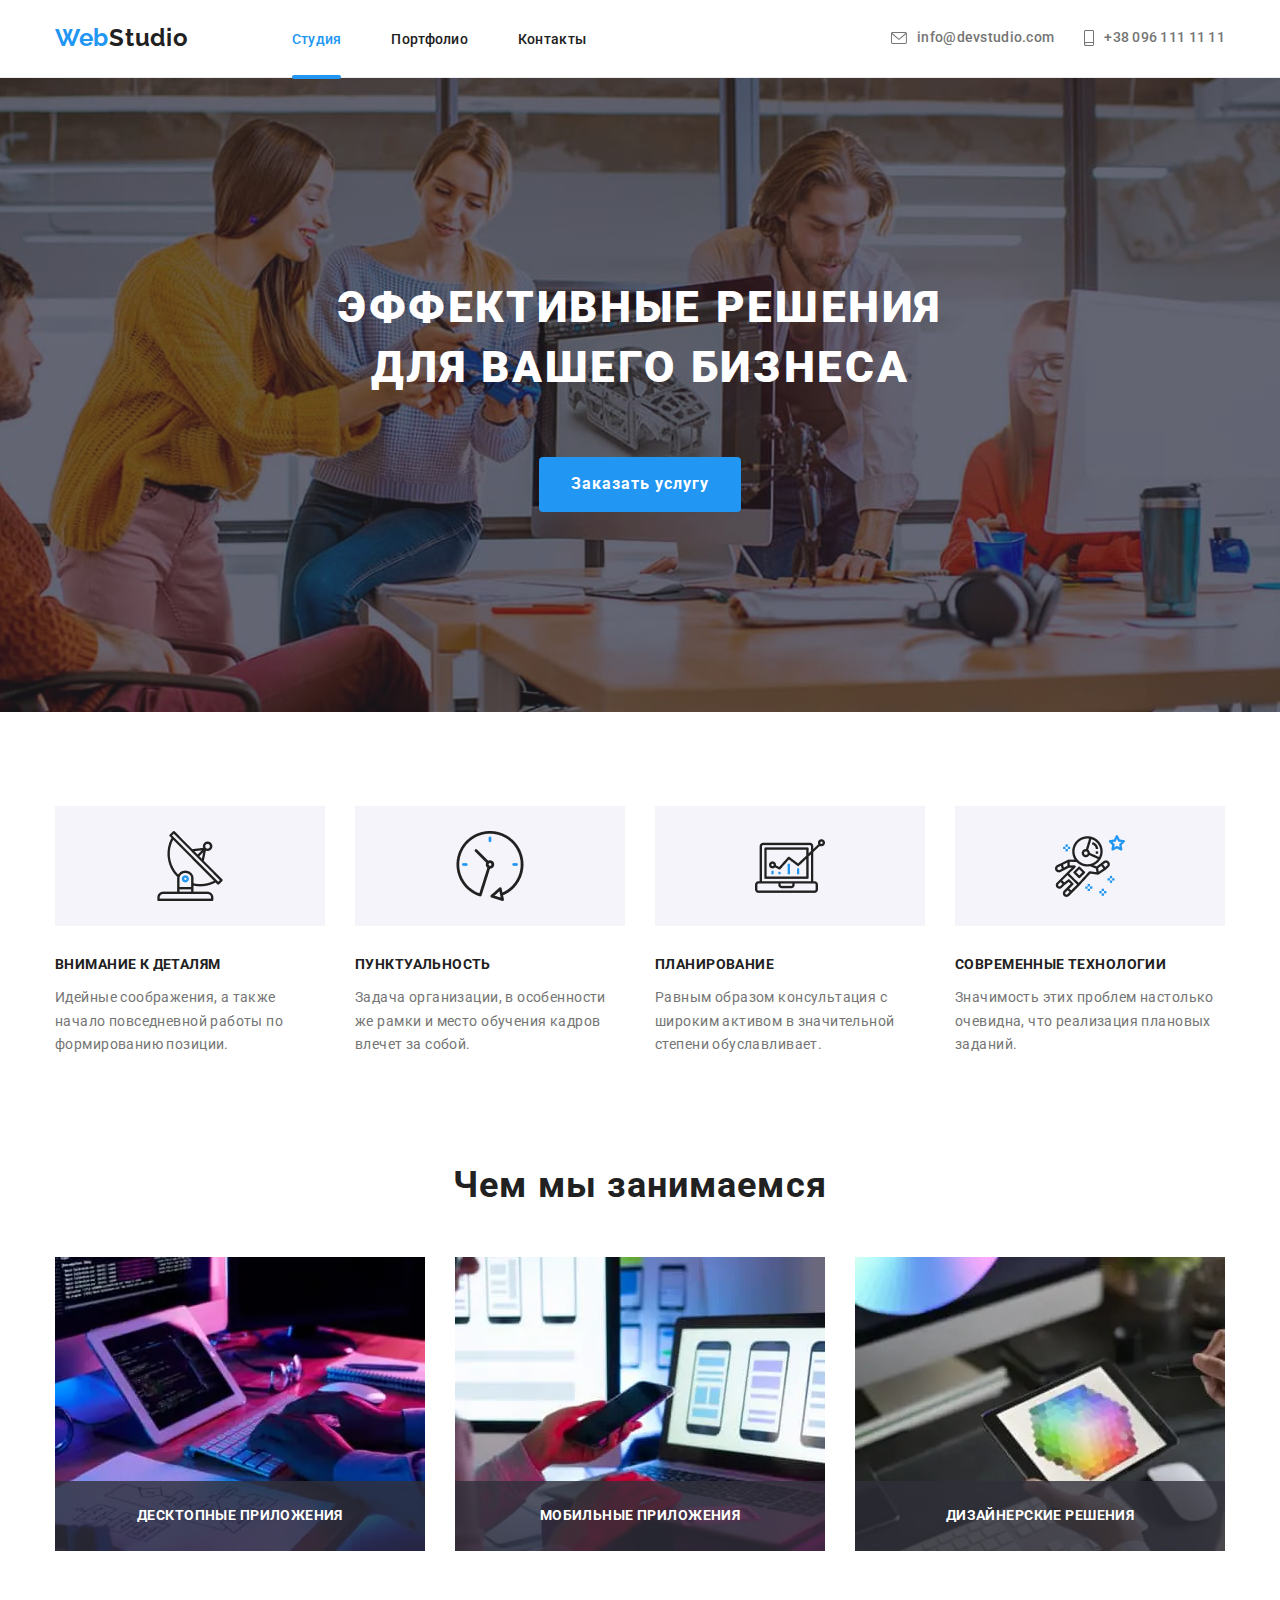
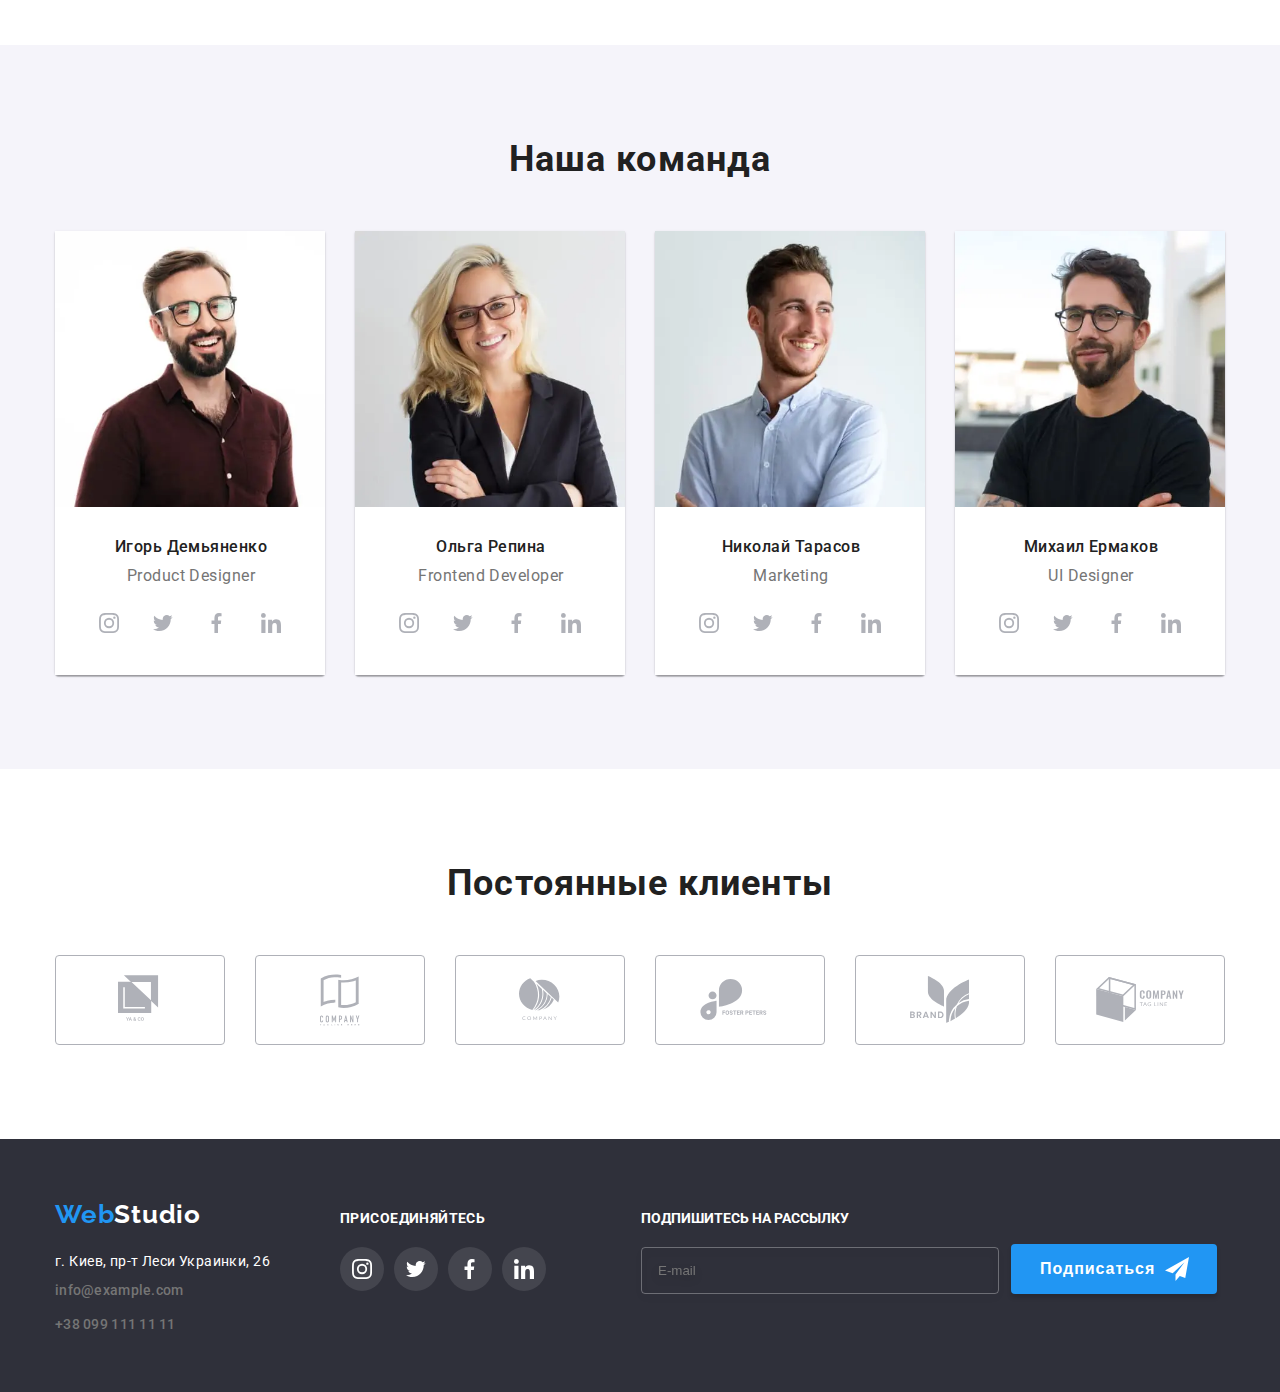
<file: index.html>
<!DOCTYPE html>
<html lang="ru">
  <head>
    <meta charset="UTF-8" />
    <meta name="viewport" content="width=device-width, initial-scale=1.0" />
    <title>Студия</title>
    <link href="https://fonts.googleapis.com/css2?family=Raleway:wght@700&family=Roboto:wght@400;500;700;900&display=swap"
      rel="stylesheet">
    <link rel="stylesheet" href="./css/main.min.css" />
  </head>

  <body class="page">
    <!--Шапка сайта-->
    <header>
      <div class="container navigation">
        <a href="./index.html" class="logo-header"><span class="web-header">Web</span>Studio</a>
        <button type="button" class="header__mobile-menu-button"  data-menu-button>
          <svg class="header__mobile-menu-icon" width="24" height="18" aria-label="Переключатель мобильного меню">
            <use class="icon-menu" href="./images/sprite.svg#icon-menu_24px"></use>
            <use class="icon-cross" href="./images/sprite.svg#icon-close_24px"></use>
          </svg>
        </button>
      <div class="header__mobile-menu" data-menu>
      <nav class="main-nav">
        <ul class="site-nav list">
          <li class="item "><a href="./index.html" class="link current active-page">Студия</a></li>
          <li class="item"><a href="./portfolio.html" class="link">Портфолио</a></li>
          <li class="item"><a href="#contacts" class="link">Контакты</a></li>
        </ul>
      </nav>
      <ul class="site-contacts head list">
        <li class="item envelope-item">
            <a href="mailto:info@devstudio.com" class="link envelope-link">
            <svg class="envelope-icon" width="16px" height="12px">
            <use href="./images/sprite.svg#icon-envelope"></use>
            </svg>info@devstudio.com</a>
        </li>
        <li class="item smartphone-item">
          <a href="tel:+380961111111" class="link smartphone-link">
            <svg class="smartphone-icon" width="10px" height="16px">
            <use href="./images/sprite.svg#icon-smartphone"></use>
            </svg>+38 096 111 11 11</a> 
        </li>
      </ul>
      </div>
  </div>
    </header>
    <!--Герой-->
    <main>
    <section class="hero">
      <div class="container">
      <h1 class="hero-title">
        Эффективные решения<br/>
        для вашего бизнеса
      </h1>
      <div class="hero-button">
      <button type="button" class="button-primary" data-modal-open>Заказать услугу</button>
    </div>
    </div>
    </section>
    <!--Преимущества-->
    <section>
      <div class="container">
      <ul class="advantages list">
        <li class="advantages__item icon-antenna">
          <h3 class="title">Внимание к деталям</h3>
          <p class="text">
            Идейные соображения, а также начало повседневной работы по
            формированию позиции.
          </p>
        </li>
        <li class="advantages__item icon-clock">
          <h3 class="title">Пунктуальность</h3>
          <p class="text">
            Задача организации, в особенности же рамки и место обучения кадров
            влечет за собой.
          </p>
        </li>
        <li class="advantages__item icon-diagram">
          <h3 class="title">Планирование</h3>
          <p class="text">
            Равным образом консультация с широким активом в значительной степени
            обуславливает.
          </p>
        </li>
        <li class="advantages__item icon-astronaut">
          <h3 class="title">Современные технологии</h3>
          <p class="text">
            Значимость этих проблем настолько очевидна, что реализация плановых
            заданий.
          </p>
        </li>
      </ul>
      </div>
    </section>
    <!--Чем мы занимаемся-->
    <section>
    <div class="container examples-container">
      <h2 class="section-title">Чем мы занимаемся</h2>
      <ul class="examples list">
        <li class="examples__item">
          <picture>
            <source srcset="./images/boxa.webp 1x, ./images/boxa@2x.webp 2x" type="image/webp"> 
          <img
            srcset="./images/boxa.jpg 1x, ./images/boxa@2x.jpg 2x"
            src="images/boxa.jpg"
            width="370"
            height="294"
            alt="Руки набирают код програмирования на клавиатуре"
          />
          </picture>
          <p class="examples__text">Десктопные приложения</p>
        </li>
        <li class="examples__item">
          <picture>
            <source srcset="./images/boxb.webp 1x, ./images/boxb@2x.webp 2x" type="image/webp">
          <img
            srcset="./images/boxb.jpg 1x, ./images/boxb@2x.jpg 2x"
            src="images/boxb.jpg"
            width="370"
            height="294"
            alt="Девушка держит телефон"
          />
          </picture>
          <p class="examples__text">Мобильные приложения</p>
        </li>
        <li class="examples__item">
          <picture>
            <source srcset="./images/boxc.webp 1x, ./images/boxc@2x.webp 2x" type="image/webp">
          <img
            srcset="./images/boxc.jpg 1x, ./images/boxc@2x.jpg 2x"
            src="images/boxc.jpg"
            width="370"
            height="294"
            alt="Работа с картинкой на планшете"
          />
          </picture>
          <p class="examples__text">Дизайнерские решения</p>
        </li>
      </ul>
      </div>
    </section>
    <!--Наша команда-->
    <section class="team">
      <div class="container section-team">
      <h2 class="section-title">Наша команда</h2>
      <ul class="team__list list">
        
        <li class="team__card">
          
          <picture>
            <source srcset="./images/team-card1(450).webp 1x, ./images/team-card1(450)@2x.webp 2x" type="image/webp">
          <img  
            srcset="./images/team-card1(450).jpg 1x, ./images/team-card1(450)@2x.jpg 2x"
            src="./images/team-card1(450).jpg"
            width="450"
            height="260"
            alt="Селфи мужчины в красной рубашке"
          />
          </picture>
        <div class="team__content">  
          <h3 class="team__title">Игорь Демьяненко</h3>
          <p class="team__text">Product Designer</p>
        </div>
        <ul class="list icon-list">
          <li class="icon-list__item">
            <a href="" class="link icon-link__item">
            <svg class="icon-link" width="20" height="20" >
            <use href="./images/sprite.svg#icon-Instagram"></use>
            </svg>
            </a>
          </li>
          <li class="icon-list__item">
            <a href="" class="icon-link__item">
            <svg class="icon-link" width="20" height="20" >
            <use href="./images/sprite.svg#icon-Twitter"></use>
            </svg>
            </a>
          </li>
          <li class="icon-list__item">
            <a href="" class="icon-link__item">
            <svg class="icon-link" width="20" height="20" >
            <use href="./images/sprite.svg#icon-Facebook"></use>
            </svg> 
            </a>
          </li>
          <li class="icon-list__item">
            <a href="" class="icon-link__item">
            <svg class="icon-link" width="20" height="20">
            <use href="./images/sprite.svg#icon-Link"></use>
            </svg> 
            </a>
          </li>
        </ul>
        </li>
        <li class="team__card">
          <picture>
            <source srcset="./images/team-card2(450).webp 1x, ./images/team-card2(450)@2x.webp 2x" type="image/webp">
            <img
              srcset="./images/team-card2(450).jpg 1x, ./images/team-card2(450)@2x.jpg 2x"
              src="./images/team-card2(450).jpg"
              width="450"
              height="260"
              alt="Селфи девушки блондинки в очках"
            />
          </picture>
        <div class="team__content">
            <h3 class="team__title">Ольга Репина</h3>
            <p class="team__text">Frontend Developer</p>
        </div>
        <ul class="list icon-list">
          <li class="icon-list__item">
            <a href="" class="link icon-link__item">
              <svg class="icon-link" width="20" height="20">
                <use href="./images/sprite.svg#icon-Instagram"></use>
              </svg>
            </a>
          </li>
          <li class="icon-list__item">
            <a href="" class="icon-link__item">
              <svg class="icon-link" width="20" height="20">
                <use href="./images/sprite.svg#icon-Twitter"></use>
              </svg>
            </a>
          </li>
          <li class="icon-list__item">
            <a href="" class="icon-link__item">
              <svg class="icon-link" width="20" height="20">
                <use href="./images/sprite.svg#icon-Facebook"></use>
              </svg>
            </a>
          </li>
          <li class="icon-list__item">
            <a href="" class="icon-link__item">
              <svg class="icon-link" width="20" height="20">
                <use href="./images/sprite.svg#icon-Link"></use>
              </svg>
            </a>
          </li>
        </ul>
        </li>
        <li class="team__card">
          <picture>
            <source srcset="./images/team-card3(450).webp 1x, ./images/team-card3(450)@2x.webp 2x" type="image/webp">
          <img
              srcset="./images/team-card3(450).jpg 1x, ./images/team-card3(450)@2x.jpg 2x"
            src="images/team-card3(450).jpg"
            width="450"
            height="260"
            alt="Селфи мужчины в белой рубашке"
          />
          </picture>
        <div class="team__content"> 
          <h3 class="team__title">Николай Тарасов</h3>
          <p class="team__text">Marketing</p>
        </div>
        <ul class="list icon-list">
          <li class="icon-list__item">
            <a href="" class="link icon-link__item">
              <svg class="icon-link" width="20" height="20">
                <use href="./images/sprite.svg#icon-Instagram"></use>
              </svg>
            </a>
          </li>
          <li class="icon-list__item">
            <a href="" class="icon-link__item">
              <svg class="icon-link" width="20" height="20">
                <use href="./images/sprite.svg#icon-Twitter"></use>
              </svg>
            </a>
          </li>
          <li class="icon-list__item">
            <a href="" class="icon-link__item">
              <svg class="icon-link" width="20" height="20">
                <use href="./images/sprite.svg#icon-Facebook"></use>
              </svg>
            </a>
          </li>
          <li class="icon-list__item">
            <a href="" class="icon-link__item">
              <svg class="icon-link" width="20" height="20">
                <use href="./images/sprite.svg#icon-Link"></use>
              </svg>
            </a>
          </li>
        </ul>
        </li>
        <li class="team__card">
          <picture>
            <source srcset="./images/team-card4(450).webp 1x, ./images/team-card4(450)@2x.webp 2x" type="image/webp">
          <img
            srcset="./images/team-card4(450).jpg 1x, ./images/team-card4(450)@2x.jpg 2x"
            src="images/team-card4(450).jpg"
            width="450"
            height="260"
            alt="Селфи мужчины в очках и черной футболке"
          />
          </picture>
        <div class="team__content">  
          <h3 class="team__title">Михаил Ермаков</h3>
          <p class="team__text">UI Designer</p>
        </div> 
        <ul class="list icon-list">
          <li class="icon-list__item">
            <a href="" class="link icon-link__item">
              <svg class="icon-link" width="20" height="20">
                <use href="./images/sprite.svg#icon-Instagram"></use>
              </svg>
            </a>
          </li>
          <li class="icon-list__item">
            <a href="" class="icon-link__item">
              <svg class="icon-link" width="20" height="20">
                <use href="./images/sprite.svg#icon-Twitter"></use>
              </svg>
            </a>
          </li>
          <li class="icon-list__item">
            <a href="" class="icon-link__item">
              <svg class="icon-link" width="20" height="20">
                <use href="./images/sprite.svg#icon-Facebook"></use>
              </svg>
            </a>
          </li>
          <li class="icon-list__item">
            <a href="" class="icon-link__item">
              <svg class="icon-link" width="20" height="20">
                <use href="./images/sprite.svg#icon-Link"></use>
              </svg>
            </a>
          </li>
        </ul>
        </li>
      </ul>
      </div>
    </section>
    <section class="our-partners">
      <div class="container">
        <h2 class="section-title">Постоянные клиенты</h2>
        <ul class="list partners-list ">
          <li class="partners-list-card">
            <a href="" class="partners-list-item" target="_blank" rel="noopener noreferer">
              <svg class="partners-logo-svg" width="44.3" height="49.2">
                <use href="./images/sprite.svg#icon-Yago"></use>
              </svg>
            </a>
          </li>
          <li class="partners-list-card">
            <a href="" class="partners-list-item" target="_blank" rel="noopener noreferer">
              <svg class="partners-logo-svg" width="40" height="52">
                <use href="./images/sprite.svg#icon-Tagline"></use>
              </svg>
            </a>
          </li>
          <li class="partners-list-card">
            <a href="" class="partners-list-item" target="_blank" rel="noopener noreferer">
              <svg class="partners-logo-svg" width="41" height="42.6">
                <use href="./images/sprite.svg#icon-Company"></use>
              </svg>
            </a>
          </li>
          <li class="partners-list-card">
            <a href="" class="partners-list-item" target="_blank" rel="noopener noreferer">
              <svg class="partners-logo-svg" width="79.66" height="42.02">
                <use href="./images/sprite.svg#icon-Foster"></use>
              </svg>
            </a>
          </li>
          <li class="partners-list-card">
            <a href="" class="partners-list-item" target="_blank" rel="noopener noreferer">
              <svg class="partners-logo-svg" width="59" height="47">
                <use href="./images/sprite.svg#icon-Brand"></use>
              </svg>
            </a>
          </li>
          <li class="partners-list-card">
            <a href="" class="partners-list-item" target="_blank" rel="noopener noreferer">
              <svg class="partners-logo-svg" width="88.48" height="45.44">
                <use href="./images/sprite.svg#icon-Comline"></use>
              </svg>
            </a>
          </li>
        </ul>
      </div>
    </section>
    </main>
    <!--Подвал сайта-->
    <footer class="footer">
      <div class="container footer-info">
      <div class="adress-footer">
      <a href="./index.html" class="logo-footer"><span class="web-footer">Web</span>Studio</a>
      <!--Контактные данные-->
      <address class="address">г. Киев, пр-т Леси Украинки, 26</address>
      <address class="site-contacts mail" id="contacts"><a href="mailto:info@example.com" class="link mail">info@example.com</a></address>
      <address class="site-contacts "><a href="tel:+380991111111" class="link phone-number">+38 099 111 11 11</a></address>
      </div>
      <!-- Join-icons -->
      <div class="join">
        <h2 class="join-title">Присоединяйтесь</h2>
        <ul class="list join-list">
          <li class="join-list__item">
            <a href="" class="join-link">
            <svg width="20px" height="20px">
            <use href="./images/sprite.svg#icon-Instagram"></use>
            </svg>
            </a> 
          </li>
          <li class="join-list__item"> 
            <a href="" class="join-link">
            <svg width="20px" height="20px">
            <use href="./images/sprite.svg#icon-Twitter"></use>
            </svg>
            </a> 
          </li>
          <li class="join-list__item">
            <a href="" class="join-link">
            <svg width="20px" height="20px">
            <use href="./images/sprite.svg#icon-Facebook"></use>
            </svg>
            </a>
          </li>
          <li class="join-list__item">
            <a href="" class="join-link">
            <svg width="20px" height="20px">
            <use href="./images/sprite.svg#icon-Link"></use>
            </svg>
            </a>
          </li>
        </ul>
      </div>
      <div class="form-container">
        <form class="footer-form">
          <div class="footer-form__subs">
            <label for="footer-mail" class="footer-form__title">
              Подпишитесь на рассылку
            </label>
            <input class="footer-form__mail" type="email" name="footer-mail" id="footer-mail" placeholder="E-mail">
          </div>
            <button class="footer-form__button" type="submit">Подписаться
            <svg class="form-button__icon" width="24px" height="24px">
            <use href="./images/sprite.svg#icon-send"></use>
            </svg>
            </button>
        </form>
      </div>
    </div>
    </footer>
    <div class="backdrop is-hidden" data-modal>
      <div class="modal">
        <button class="button-close" data-modal-close>
          <svg class="button-icon" width="11px" height="11px">
            <use href="./images/sprite.svg#icon-Vector"></use>
          </svg>
        </button>
        <form class="modal-content">
          <h2 class="title-modal">Оставьте свои данные, мы вам перезвоним</h2>
          <label class="modal-content-label">
            Имя
            <input class="modal-content-input" type="text" name="user-name">
            <svg class="modal-content-icon" width="18px" height="18px">
              <use href="./images/sprite.svg#icon-person-modal"></use>
            </svg>
          </label>
          <label class="modal-content-label">
            Телефон
            <input class="modal-content-input" type="tel" name="user-phone">
            <svg class="modal-content-icon" width="18px" height="18px">
              <use href="./images/sprite.svg#icon-tel-modal"></use>
            </svg>
          </label>
          <label class="modal-content-label">
            Почта
            <input class="modal-content-input" type="email" name="user-mail">
            <svg class="modal-content-icon" width="18px" height="18px">
              <use href="./images/sprite.svg#icon-mail-modal"></use>
            </svg>
          </label>
          <label class="modal-content-label">
            Комментарий
            <textarea class="modal-content-input coments" name="user-comments" rows="10" placeholder="Введите текст"></textarea>
        
          </label>
          <label class="lable-check" for="policy">
            <input class="checkbox" type="checkbox" name="policy" id="policy">
            <span class="icon-check"></span>
            Соглашаюсь с рассылкой и принимаю <a href="" class="license-accept">Условия договора</a>
          </label>

          <button class="modal-content-button" type="submit">Отправить</button>
        </form>
      </div>
    </div>
    <script src="./js/modal.js"></script>
    <script src="./js/menu.js"></script>
  </body>
</html>
</file>
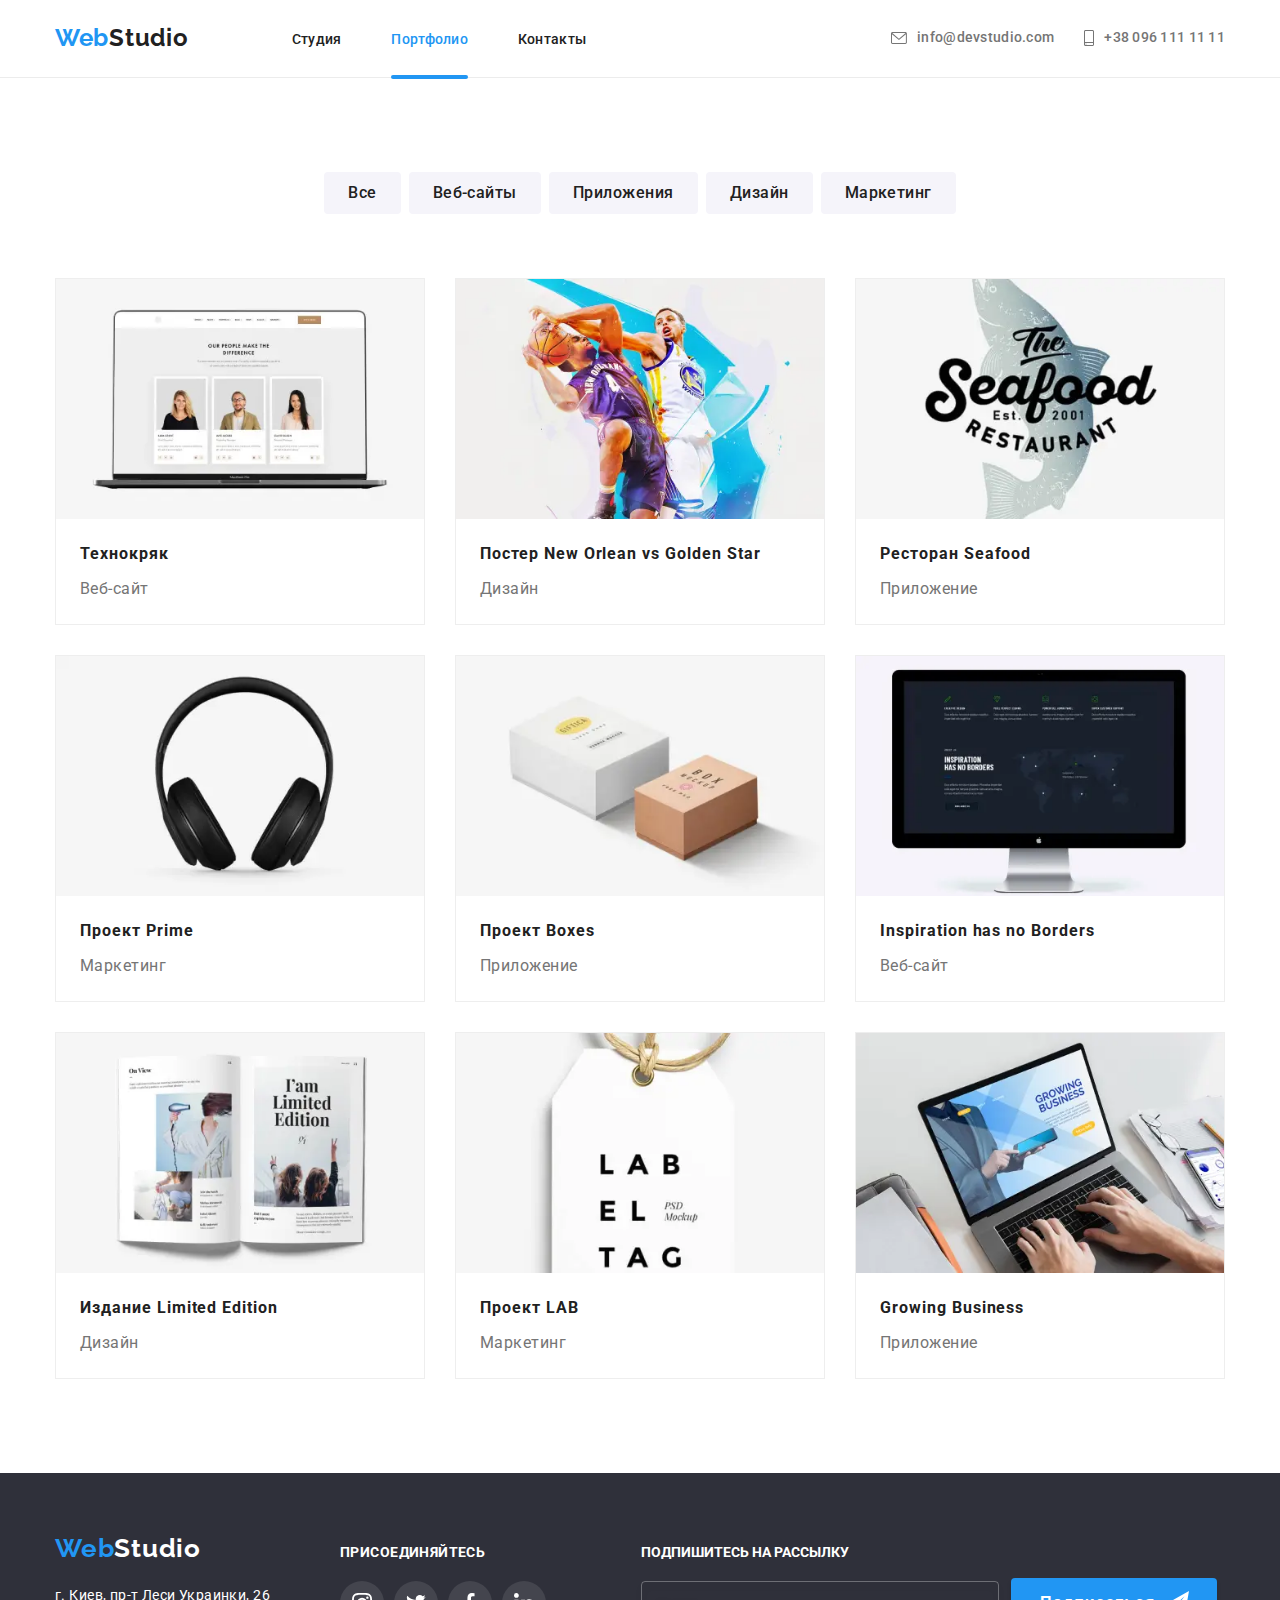
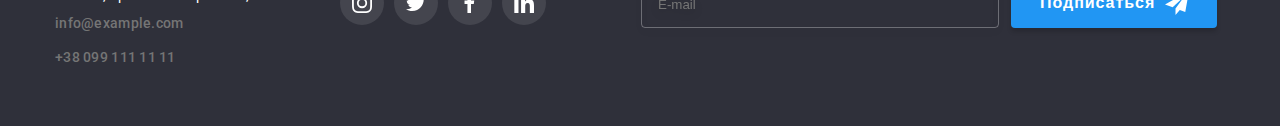
<file: portfolio.html>
<!DOCTYPE html>
<html lang="ru">
  <head>
    <meta charset="UTF-8" />
    <meta name="viewport" content="width=device-width, initial-scale=1.0" />
    <title>Portfolio</title>
    <link href="https://fonts.googleapis.com/css2?family=Raleway:wght@700&family=Roboto:wght@400;500;700;900&display=swap"
      rel="stylesheet">
    <link rel="stylesheet" href="./css/portfolio.min.css">
  </head>
  <body class="page">
    <!--Шапка сайта-->
    <header>
      <div class="container navigation">
        <a href="./index.html" class="logo-header"><span class="web-header">Web</span>Studio</a>
        <button type="button" class="header__mobile-menu-button" data-menu-button>
          <svg class="header__mobile-menu-icon" width="24" height="18" aria-label="Переключатель мобильного меню">
            <use class="icon-menu" href="./images/sprite.svg#icon-menu_24px"></use>
            <use class="icon-cross" href="./images/sprite.svg#icon-close_24px"></use>
          </svg>
        </button>
        <div class="header__mobile-menu" data-menu>
          <nav class="main-nav">
            <ul class="site-nav list">
              <li class="item "><a href="./index.html" class="link">Студия</a></li>
              <li class="item"><a href="./portfolio.html" class="link current active-page">Портфолио</a></li>
              <li class="item"><a href="#contacts" class="link">Контакты</a></li>
            </ul>
          </nav>
          <ul class="site-contacts list">
            <li class="item envelope-item">
              <a href="mailto:info@devstudio.com" class="link envelope-link">
                <svg class="envelope-icon" width="16px" height="12px">
                  <use href="./images/sprite.svg#icon-envelope"></use>
                </svg>info@devstudio.com</a>
            </li>
            <li class="item smartphone-item">
              <a href="tel:+380961111111" class="link smartphone-link">
                <svg class="smartphone-icon" width="10px" height="16px">
                  <use href="./images/sprite.svg#icon-smartphone"></use>
                </svg>+38 096 111 11 11</a>
            </li>
          </ul>
        </div>
      </div>
    </header>
    <!--Кнопки страницы-->
    <main>
    <section class="container">
      <ul class="filter-list list">
        
        <li class="filter-list__icon"><button type="button" class="button-secondary">Все</button></li>
        <li class="filter-list__icon"><button type="button" class="button-secondary">Веб-сайты</button></li>
        <li class="filter-list__icon"><button type="button" class="button-secondary">Приложения</button></li>
        <li class="filter-list__icon"><button type="button" class="button-secondary">Дизайн</button></li>
        <li class="filter-list__icon"><button type="button" class="button-secondary">Маркетинг</button></li>
      </ul>
      <h1 class="work-examples__title">Карточки продукта</h1>
      <ul class="work-examples list">
        <li class="card-info">
          <a href="" class="link card-product">
            <div class="product-thumb">
              <picture>
                <source srcset="./images/portfolioa.webp 1x, ./images/portfolioa.webp 2x" type="image/webp">
              <img srcset="./images/portfolioa.jpg 1x, ./images/portfolioa.jpg 2x" src="images/portfolioa.jpg" width="450" height="500" alt="Веб-сайт">
              </picture>
              <p class="overlay-text">Технокряк это современная площадка распространения коронавируса. Компании используют эту
                платформу для цифрового
                шпионажа и атак на защищённые сервера конкурентов.</p>
            </div>

              <h2 class="title">Технокряк</h2>
              <p class="text">Веб-сайт</p>
          </a>
        </li>
        <li class="card-info">
          <a href="" class="link card-product ">
            <div class="product-thumb">
              <picture>
                <source srcset="./images/portfoliob.webp 1x, ./images/portfoliob.webp 2x" type="image/webp">
              <img srcset="./images/portfoliob.jpg 1x, ./images/portfoliob.jpg 2x" src="images/portfoliob.jpg" width="450" height="294" alt="Постер New Orlean vs Golden Star">
            </picture>
            </div>
            <div class="info">
              <h2 class="title">Постер New Orlean vs Golden Star</h2>
              <p class="text">Дизайн</p>
            </div>
          </a>
        </li>
        <li class="card-info">
          <a href="" class="link card-product">
            <div class="product-thumb">
              <picture>
                <source srcset="./images/portfolioc.webp 1x, ./images/portfolioc.webp 2x" type="image/webp">
              <img srcset="./images/portfolioc.jpg 1x, ./images/portfolioc.jpg 2x" src="images/portfolioc.jpg" width="450" height="294" alt="Приложение ресторана Seafood">
            </picture>
            </div>
            <div class="info">
              <h2 class="title">Ресторан Seafood</h2>
              <p class="text">Приложение</p>
            </div>
          </a>
        </li>
        <li class="card-info">
          <a href="" class="link card-product">
            <div class="product-thumb">
              <picture>
                <source srcset="./images/portfoliod.webp 1x, ./images/portfoliod.webp 2x" type="image/webp">
              <img srcset="./images/portfoliod.jpg 1x, ./images/portfoliod.jpg 2x" src="images/portfoliod.jpg" width="450" height="294" alt="Наушники">
            </picture>
            </div>
            <div class="info">
              <h2 class="title">Проект Prime</h2>
              <p class="text">Маркетинг</p>
            </div>
          </a>
        </li>
        <li class="card-info">
          <a href="" class="link card-product">
            <div class="product-thumb">
              <picture>
                <source srcset="./images/portfolioe.webp 1x, ./images/portfolioe.webp 2x" type="image/webp">
              <img srcset="./images/portfolioe.jpg 1x, ./images/portfolioe.jpg 2x" src="images/portfolioe.jpg" width="450" height="294" alt="Коробки">
              </picture>
            </div>
            <div class="info">
              <h2 class="title">Проект Boxes</h2>
              <p class="text">Приложение</p>
            </div>
          </a>
        </li>
        <li class="card-info">
          <a href="" class="link card-product">
            <div class="product-thumb">
              <picture>
                <source srcset="./images/portfoliof.webp 1x, ./images/portfoliof.webp 2x" type="image/webp">
              <img srcset="./images/portfoliof.jpg 1x, ./images/portfoliof.jpg 2x" src="images/portfoliof.jpg" width="450" height="294" alt="Веб-сайт">
            </picture>
            </div>
            <div class="info">
              <h2 class="title">Inspiration has no Borders</h2>
              <p class="text">Веб-сайт</p>
            </div>
          </a>
        </li>
        <li class="card-info">
          <a href="" class="link card-product">
            <div class="product-thumb">
              <picture>
                <source srcset="./images/portfoliog.webp 1x, ./images/portfoliog.webp 2x" type="image/webp">
              <img srcset="./images/portfoliog.jpg 1x, ./images/portfoliog.jpg 2x" src="images/portfoliog.jpg" width="450" height="294" alt="Страница журнала">
            </picture>
            </div>
            <div class="info">
              <h2 class="title">Издание Limited Edition</h2>
              <p class="text">Дизайн</p>
            </div>
          </a>
        </li>
        <li class="card-info">
          <a href="" class="link card-product">
            <div class="product-thumb">
              <picture>
                <source srcset="./images/portfolioh.webp 1x, ./images/portfolioh.webp 2x" type="image/webp">
              <img srcset="./images/portfolioh.jpg 1x, ./images/portfolioh.jpg 2x" src="images/portfolioh.jpg" width="450" height="294" alt="Ярлык LAB">
            </picture>
            </div>
            <div class="info">
              <h2 class="title">Проект LAB</h2>
              <p class="text">Маркетинг</p>
            </div>
          </a>
        </li>
        <li class="card-info">
          <a href="" class="link card-product">
            <div class="product-thumb">
              <picture>
                <source srcset="./images/portfolioi.webp 1x, ./images/portfolioi.webp 2x" type="image/webp">
              <img srcset="./images/portfolioi.jpg 1x, ./images/portfolioi.jpg 2x" src="images/portfolioi.jpg" width="450" height="294" alt="Приложение Growing Business">
              </picture>
            </div>
            <div class="info">
              <h2 class="title">Growing Business</h2>
              <p class="text">Приложение</p>
            </div>
          </a>
        </li>
      </ul>
    </section>
    </main>
    <!--Подвал сайта-->
    <footer class="footer">
      <div class="container footer-info">
        <div class="adress-footer">
          <a href="./index.html" class="logo-footer"><span class="web-footer">Web</span>Studio</a>
          <!--Контактные данные-->
          <address class="address">г. Киев, пр-т Леси Украинки, 26</address>
          <address class="site-contacts mail" id="contacts"><a href="mailto:info@example.com"
              class="link mail">info@example.com</a></address>
          <address class="site-contacts "><a href="tel:+380991111111" class="link phone-number">+38 099 111 11 11</a>
          </address>
        </div>
        <!-- Join-icons -->
        <div class="join">
          <h2 class="join-title">Присоединяйтесь</h2>
          <ul class="list join-list">
            <li class="join-list__item">
              <a href="" class="join-link">
                <svg width="20px" height="20px">
                  <use href="./images/sprite.svg#icon-Instagram"></use>
                </svg>
              </a>
            </li>
            <li class="join-list__item">
              <a href="" class="join-link">
                <svg width="20px" height="20px">
                  <use href="./images/sprite.svg#icon-Twitter"></use>
                </svg>
              </a>
            </li>
            <li class="join-list__item">
              <a href="" class="join-link">
                <svg width="20px" height="20px">
                  <use href="./images/sprite.svg#icon-Facebook"></use>
                </svg>
              </a>
            </li>
            <li class="join-list__item">
              <a href="" class="join-link">
                <svg width="20px" height="20px">
                  <use href="./images/sprite.svg#icon-Link"></use>
                </svg>
              </a>
            </li>
          </ul>
        </div>
        <div class="form-container">
          <form class="footer-form">
            <div class="footer-form__subs">
              <label for="footer-mail" class="footer-form__title">
                Подпишитесь на рассылку
              </label>
              <input class="footer-form__mail" type="email" name="footer-mail" id="footer-mail" placeholder="E-mail">
            </div>
            <button class="footer-form__button" type="submit">Подписаться
              <svg class="form-button__icon" width="24px" height="24px">
                <use href="./images/sprite.svg#icon-send"></use>
              </svg>
            </button>
          </form>
        </div>
      </div>
    </footer>
    <script src="./js/menu.js"></script>
</body>
</html>
</file>
<file: css/main.min.css>
:root{--primary-text-color: #757575;--title-text-color: #212121;--accent-text-color: #2196f3;--primary-white-color: #ffffff;--bgc-button-secondary: #f5f4fa;--bgc-hero-footer: #2f303a;--bgc-team: #f5f4fa;--pc-icon-color: #afb1b8;--clients-link-color: #afb1b8}html{-webkit-box-sizing:border-box;box-sizing:border-box}*,*::before,*::after{-webkit-box-sizing:inherit;box-sizing:inherit}.list{padding:0;margin:0;list-style:none}img{display:block;max-width:100%;height:auto}.page{margin:0;background-color:var(--primary-white-color);color:var(--primary-text-color);font-family:Roboto, sans-serif}.container{padding-right:15px;padding-left:15px;margin-left:auto;margin-right:auto}@media screen and (min-width: 320px){.container{width:320px}}@media screen and (min-width: 768px){.container{width:768px}}@media screen and (min-width: 1200px){.container{width:1200px}}.section-title{margin-top:0;margin-bottom:50px;color:var(--title-text-color);font-weight:bold;font-size:36px;line-height:1.16;text-align:center;letter-spacing:0.03em}@media screen and (max-width: 1199px){.section-title{margin-bottom:30px;font-family:Roboto;font-style:normal;font-weight:bold;font-size:28px;line-height:1.17}}.logo-header{padding-top:24px;padding-bottom:25px;color:var(--title-text-color);font-family:Raleway, sans-serif;font-size:26px;line-height:1.19;letter-spacing:0.03em;text-decoration:none}@media screen and (max-width: 767px){.logo-header{padding-top:16px;padding-bottom:16px;font-family:Raleway;font-style:normal;font-weight:bold;font-size:24px;line-height:1.16;letter-spacing:0.03em}}@media screen and (min-width: 768px){.logo-header{font-family:Raleway;font-style:normal;font-weight:bold;font-size:24px;line-height:1.16;letter-spacing:0.03em}}span.web-header{color:var(--accent-text-color);font-family:Raleway, sans-serif}.logo-footer{display:inline-block;padding-top:60px;padding-bottom:20px;color:var(--primary-white-color);font-family:Raleway, sans-serif;font-weight:bold;font-size:26px;line-height:1.19;letter-spacing:0.03em;text-decoration:none}span.web-footer{color:var(--accent-text-color);font-family:Raleway, sans-serif}header{border-bottom:1px solid #ececec;position:relative}@media screen and (max-width: 767px){.header__mobile-menu{display:none;z-index:1;position:absolute;top:100%;left:0;width:100%;text-align:center;opacity:0;-webkit-transform:translateY(-200%);transform:translateY(-200%);-webkit-box-shadow:0px 4px 8px rgba(0,0,0,0.04),0px 2px 4px rgba(0,0,0,0.08),0px 1px 3px rgba(0,0,0,0.16);box-shadow:0px 4px 8px rgba(0,0,0,0.04),0px 2px 4px rgba(0,0,0,0.08),0px 1px 3px rgba(0,0,0,0.16);-webkit-transition:opacity 5000ms cubic-bezier(0.4, 0, 0.2, 1);transition:opacity 5000ms cubic-bezier(0.4, 0, 0.2, 1);background-color:#fff}}.header__mobile-menu.is-open{display:block;-webkit-transform:translateY(0);transform:translateY(0);opacity:1}@media screen and (min-width: 768px){.header__mobile-menu{display:-webkit-box;display:-ms-flexbox;display:flex;-webkit-box-align:center;-ms-flex-align:center;align-items:center}}.header__mobile-menu-button{display:block;border:none;background-color:transparent;padding:0}@media screen and (min-width: 768px){.header__mobile-menu-button{display:none}}.header__mobile-menu-button .icon-cross{display:none}.header__mobile-menu-button.is-open .icon-cross{display:block}.header__mobile-menu-button.is-open .icon-menu{display:none}.header__mobile-menu-icon{fill:var(--title-text-color)}.header__mobile-menu-button:hover .header__mobile-menu-icon,.header__mobile-menu-button:focus .header__mobile-menu-icon{fill:var(--accent-text-color)}@media screen and (min-width: 1200px){.navigation{display:-webkit-box;display:-ms-flexbox;display:flex;-webkit-box-align:center;-ms-flex-align:center;align-items:center}}@media screen and (max-width: 767px){.navigation{display:-webkit-box;display:-ms-flexbox;display:flex;-webkit-box-pack:justify;-ms-flex-pack:justify;justify-content:space-between}}@media screen and (min-width: 768px){.navigation{display:-webkit-box;display:-ms-flexbox;display:flex;-webkit-box-align:center;-ms-flex-align:center;align-items:center;-webkit-box-pack:justify;-ms-flex-pack:justify;justify-content:space-between}}@media screen and (max-width: 767px){.main-nav{padding-top:60px;padding-bottom:60px}}@media screen and (min-width: 768px) and (max-width: 1199px){.main-nav{padding-right:60px}}@media screen and (min-width: 1200px){.main-nav{display:-webkit-box;display:-ms-flexbox;display:flex;padding-right:305px}}@media screen and (max-width: 767px){.site-nav .item:not(:last-child){margin-bottom:40px}}@media screen and (min-width: 768px){.site-nav{display:-webkit-box;display:-ms-flexbox;display:flex}.site-nav .item:not(:last-child){margin-right:50px}}.site-nav .link{color:var(--title-text-color);font-weight:500;font-size:14px;line-height:1.14;letter-spacing:0.02em;text-decoration:none}.site-nav .link:hover,.site-nav .link:focus{color:var(--accent-text-color);-webkit-transition:color 250ms cubic-bezier(0.4, 0, 0.2, 1);transition:color 250ms cubic-bezier(0.4, 0, 0.2, 1)}.site-nav .link.current{color:var(--accent-text-color)}.active-page{position:relative;padding-bottom:32px}@media screen and (max-width: 767px){.active-page{padding-bottom:8px}}.active-page::after{position:absolute;display:block;left:0;bottom:0;content:"";width:100%;height:4px;border-radius:2px;background-color:var(--accent-text-color)}@media screen and (max-width: 767px){.site-contacts{text-align:center;padding-bottom:60px}.site-contacts .item:not(:last-child){margin-bottom:16px}}@media screen and (min-width: 1200px){.site-contacts{display:-webkit-box;display:-ms-flexbox;display:flex;-webkit-box-align:center;-ms-flex-align:center;align-items:center;margin-left:auto}.site-contacts .item+.item{margin-left:30px}}.site-contacts .link{color:var(--primary-text-color);font-weight:500;font-style:normal;font-size:14px;line-height:1.14;letter-spacing:0.02em;text-decoration:none}@media screen and (min-width: 768px){.envelope-item{margin-bottom:10px}}@media screen and (min-width: 1200px){.envelope-item{margin-bottom:0}}.envelope-link{display:-webkit-box;display:-ms-flexbox;display:flex;-webkit-box-align:center;-ms-flex-align:center;align-items:center}@media screen and (max-width: 767px){.envelope-link{-webkit-box-pack:center;-ms-flex-pack:center;justify-content:center}}.envelope-link:hover,.envelope-link:focus{color:var(--accent-text-color);-webkit-transition:color 250ms cubic-bezier(0.4, 0, 0.2, 1);transition:color 250ms cubic-bezier(0.4, 0, 0.2, 1)}.envelope-link:hover .envelope-icon,.envelope-link:focus .envelope-icon{fill:var(--accent-text-color);-webkit-transition:fill 250ms cubic-bezier(0.4, 0, 0.2, 1);transition:fill 250ms cubic-bezier(0.4, 0, 0.2, 1)}.envelope-icon{margin-right:10px;fill:var(--primary-text-color)}.smartphone-link{display:-webkit-box;display:-ms-flexbox;display:flex;-webkit-box-align:center;-ms-flex-align:center;align-items:center}@media screen and (max-width: 767px){.smartphone-link{-webkit-box-pack:center;-ms-flex-pack:center;justify-content:center}}.smartphone-link:hover,.smartphone-link:focus{color:var(--accent-text-color);-webkit-transition:color 250ms cubic-bezier(0.4, 0, 0.2, 1);transition:color 250ms cubic-bezier(0.4, 0, 0.2, 1)}.smartphone-link:hover .smartphone-icon,.smartphone-link:focus .smartphone-icon{fill:var(--accent-text-color);-webkit-transition:fill 250ms cubic-bezier(0.4, 0, 0.2, 1);transition:fill 250ms cubic-bezier(0.4, 0, 0.2, 1)}.smartphone-icon{margin-right:10px;fill:var(--primary-text-color)}.hero{background-color:var(--bgc-hero-footer);text-align:center;padding:0;margin-top:0;margin-bottom:60px}@media screen and (min-width: 1200px){.hero{margin-bottom:94px}}.hero{margin-left:auto;margin-right:auto;background-image:-webkit-gradient(linear, left top, right top, from(rgba(47,48,58,0.4)), to(rgba(47,48,58,0.4))),url(../images/fon-copy_mobile.jpg);background-image:linear-gradient(to right, rgba(47,48,58,0.4), rgba(47,48,58,0.4)),url(../images/fon-copy_mobile.jpg);background-repeat:no-repeat;background-position:center;background-size:cover}@media (-webkit-min-device-pixel-ratio: 2), (min-resolution: 2dppx){.hero{background-image:-webkit-gradient(linear, left top, right top, from(rgba(47,48,58,0.4)), to(rgba(47,48,58,0.4))),url(../images/fon-copy_mobile@2x.jpg);background-image:linear-gradient(to right, rgba(47,48,58,0.4), rgba(47,48,58,0.4)),url(../images/fon-copy_mobile@2x.jpg)}}@media screen and (min-width: 481px){.hero{background-image:-webkit-gradient(linear, left top, right top, from(rgba(47,48,58,0.4)), to(rgba(47,48,58,0.4))),url(../images/fon-copy_tablet.jpg);background-image:linear-gradient(to right, rgba(47,48,58,0.4), rgba(47,48,58,0.4)),url(../images/fon-copy_tablet.jpg);background-size:cover}}@media screen and (min-width: 481px) and (-webkit-min-device-pixel-ratio: 2), screen and (min-width: 481px) and (min-resolution: 2dppx){.hero{background-image:-webkit-gradient(linear, left top, right top, from(rgba(47,48,58,0.4)), to(rgba(47,48,58,0.4))),url(../images/fon-copy_tablet@2x.jpg);background-image:linear-gradient(to right, rgba(47,48,58,0.4), rgba(47,48,58,0.4)),url(../images/fon-copy_tablet@2x.jpg);background-size:cover}}@media screen and (min-width: 1200px){.hero{background-image:-webkit-gradient(linear, left top, right top, from(rgba(47,48,58,0.4)), to(rgba(47,48,58,0.4))),url(../images/fon-copy.jpg);background-image:linear-gradient(to right, rgba(47,48,58,0.4), rgba(47,48,58,0.4)),url(../images/fon-copy.jpg);background-size:cover}}@media screen and (min-width: 1200px) and (-webkit-min-device-pixel-ratio: 2), screen and (min-width: 1200px) and (min-resolution: 2dppx){.hero{background-image:-webkit-gradient(linear, left top, right top, from(rgba(47,48,58,0.4)), to(rgba(47,48,58,0.4))),url(../images/fon-copy@2x.jpg);background-image:linear-gradient(to right, rgba(47,48,58,0.4), rgba(47,48,58,0.4)),url(../images/fon-copy@2x.jpg);background-size:cover}}.hero-title{margin:0;padding-top:118px;padding-bottom:30px;font-family:Roboto;font-style:normal;font-weight:900;font-size:26px;line-height:1.61;text-align:center;letter-spacing:0.06em;text-transform:uppercase;color:var(--primary-white-color)}@media screen and (min-width: 1200px){.hero-title{margin-bottom:30px;padding-top:200px;color:var(--primary-white-color);font-weight:900;font-size:44px;line-height:1.36;letter-spacing:0.06em;text-transform:uppercase}}.hero-button{padding-bottom:118px}@media screen and (min-width: 1200px){.hero-button{padding-bottom:200px}}@media screen and (min-width: 768px){.advantages{display:-webkit-box;display:-ms-flexbox;display:flex;-ms-flex-wrap:wrap;flex-wrap:wrap}}@media screen and (min-width: 1200px){.advantages{margin-bottom:94px}}.advantages .title{margin-top:0;margin-bottom:10px;color:var(--title-text-color);font-weight:bold;font-size:14px;line-height:16px;letter-spacing:0.03em;text-transform:uppercase}@media screen and (max-width: 767px){.advantages .title{text-align:center}}.advantages .text{font-weight:normal;font-size:14px;line-height:1.71;letter-spacing:0.03em}.advantages__item::before{margin-bottom:30px;display:block;content:"";height:120px;background-repeat:no-repeat;background-position:center;background-color:var(--bgc-button-secondary)}@media screen and (max-width: 767px){.advantages__item:not(:first-child){margin-top:30px}}@media screen and (min-width: 768px) and (max-width: 1199px){.advantages__item{width:calc((100% - 30px) / 2)}.advantages__item:nth-child(odd){margin-right:30px}.advantages__item:not(:nth-child(-n+2)){margin-top:30px}}@media screen and (min-width: 1200px){.advantages__item{width:calc((100% - 90px) / 4)}.advantages__item:not(:last-child){margin-right:30px}}.icon-antenna::before{background-image:url(../images/antenna.png)}.icon-clock::before{background-image:url(../images/clock.png)}.icon-diagram::before{background-image:url(../images/diagram.png)}.icon-astronaut::before{background-image:url(../images/astronaut.png)}@media screen and (min-width: 1200px){.examples{display:-webkit-box;display:-ms-flexbox;display:flex;-webkit-box-pack:justify;-ms-flex-pack:justify;justify-content:space-between;-webkit-box-align:stretch;-ms-flex-align:stretch;align-items:stretch;margin-top:0;margin-bottom:94px}}@media screen and (max-width: 1199px){.examples-container{display:none}}.examples__item{position:relative;margin-left:30px}.examples__item:first-child{margin-left:0}.examples__text{position:absolute;bottom:0;right:0}.examples__text{display:-webkit-box;display:-ms-flexbox;display:flex;-webkit-box-pack:center;-ms-flex-pack:center;justify-content:center;-webkit-box-align:center;-ms-flex-align:center;align-items:center;width:370px;height:70px;background-color:rgba(47,48,58,0.8);margin:0;padding:0;font-family:Roboto;font-style:normal;font-weight:bold;font-size:14px;line-height:1.14;text-align:center;letter-spacing:0.03em;text-transform:uppercase;color:var(--primary-white-color)}.team{background-color:var(--bgc-team)}@media screen and (max-width: 1199px){.team{margin-top:60px}}@media screen and (max-width: 1199px){.team__list{padding-bottom:60px}}@media screen and (max-width: 767px){.team__list{display:block}}@media screen and (min-width: 1200px){.team__list{display:-webkit-box;display:-ms-flexbox;display:flex;-ms-flex-pack:distribute;justify-content:space-around}}@media screen and (min-width: 768px){.team__list{display:-webkit-box;display:-ms-flexbox;display:flex;-ms-flex-wrap:wrap;flex-wrap:wrap}}@media screen and (max-width: 1199px){.section-team{padding-top:60px}}@media screen and (min-width: 1200px){.section-team{padding-top:94px;padding-bottom:94px}}.team__title{margin-top:0;margin-bottom:0;padding-top:30px;padding-bottom:10px;color:var(--title-text-color);font-weight:500;font-size:16px;line-height:1.19;letter-spacing:0.03em}.team__text{margin-top:0;margin-bottom:0;padding-top:0;padding-bottom:16px;font-weight:normal;font-size:16px;line-height:1.19;letter-spacing:0.03em}.team__card{border-radius:0px 0px 4px 4px;-webkit-box-shadow:0px 1px 3px rgba(0,0,0,0.12),0px 1px 1px rgba(0,0,0,0.14),0px 2px 1px rgba(0,0,0,0.2);box-shadow:0px 1px 3px rgba(0,0,0,0.12),0px 1px 1px rgba(0,0,0,0.14),0px 2px 1px rgba(0,0,0,0.2)}@media screen and (max-width: 767px){.team__card:not(:first-child){margin-top:30px}}@media screen and (min-width: 768px) and (max-width: 1199px){.team__card{width:calc((100% - 30px) / 2)}.team__card:nth-child(odd){margin-right:30px}.team__card:not(:nth-child(-n+2)){margin-top:30px}}@media screen and (min-width: 1200px){.team__card{width:calc((100% - 90px) / 4)}.team__card:not(:last-child){margin-right:30px}}.team__content{padding-top:0;padding-right:57px;padding-left:59px;background-color:var(--primary-white-color);text-align:center}.icon-list{display:-webkit-box;display:-ms-flexbox;display:flex;-webkit-box-align:center;-ms-flex-align:center;align-items:center;-webkit-box-pack:center;-ms-flex-pack:center;justify-content:center;padding:0;margin:0;background-color:var(--primary-white-color)}.icon-list{padding-bottom:30px}.icon-list__item{margin-right:10px;border-radius:50%}.icon-list__item:first-child{margin-left:32px}.icon-list__item:last-child{margin-right:32px}.icon-link__item{display:block;display:-webkit-box;display:-ms-flexbox;display:flex;-webkit-box-pack:center;-ms-flex-pack:center;justify-content:center;-webkit-box-align:center;-ms-flex-align:center;align-items:center;border-radius:50%;width:44px;height:44px;background-color:var(--primary-white-color)}.icon-link{fill:var(--pc-icon-color)}.icon-link__item:hover,.icon-link__item:focus{background-color:var(--accent-text-color);-webkit-transition:background-color 250ms cubic-bezier(0.4, 0, 0.2, 1);transition:background-color 250ms cubic-bezier(0.4, 0, 0.2, 1)}.icon-link__item:hover .icon-link,.icon-link__item:focus .icon-link{fill:var(--primary-white-color);-webkit-transition:fill 250ms cubic-bezier(0.4, 0, 0.2, 1);transition:fill 250ms cubic-bezier(0.4, 0, 0.2, 1)}.button-primary{color:var(--primary-white-color);background-color:var(--accent-text-color);border-color:transparent;font-family:inherit;cursor:pointer;font-weight:bold;font-size:16px;line-height:1.88;letter-spacing:0.06em;display:inline-block;border-radius:4px;padding:10px 30px;min-width:200px;text-align:center}.button-secondary{color:var(--title-text-color);background-color:var(--bgc-button-secondary);padding:6px 22px;border-radius:4px;border-color:transparent;font-family:inherit;font-weight:500;font-size:16px;line-height:1.63;text-align:center;letter-spacing:0.03em;cursor:pointer}.button-secondary:hover,.button-secondary:focus{color:var(--primary-white-color);background-color:var(--accent-text-color);-webkit-transition:background-color 250ms cubic-bezier(0.4, 0, 0.2, 1),color 250ms cubic-bezier(0.4, 0, 0.2, 1);transition:background-color 250ms cubic-bezier(0.4, 0, 0.2, 1),color 250ms cubic-bezier(0.4, 0, 0.2, 1)}@media screen and (max-width: 1199px){.our-partners{margin-top:60px;margin-bottom:60px}}@media screen and (min-width: 1200px){.our-partners{margin-top:94px;margin-bottom:94px}}.partners-list{display:-webkit-box;display:-ms-flexbox;display:flex;-ms-flex-wrap:wrap;flex-wrap:wrap;margin:-15px}.partners-list-card{width:calc((100% - 2 * 30px) / 2);height:90px;margin:15px}@media screen and (min-width: 768px){.partners-list-card{width:calc((100% - 3 * 30px) / 3)}}@media screen and (min-width: 1200px){.partners-list-card{width:calc((100% - 6 * 30px) / 6)}}.partners-list-item{display:-webkit-inline-box;display:-ms-inline-flexbox;display:inline-flex;-webkit-box-align:center;-ms-flex-align:center;align-items:center;-webkit-box-pack:center;-ms-flex-pack:center;justify-content:center;width:100%;height:100%;color:var(--clients-link-color);border:1px solid var(--clients-link-color);border-radius:4px}.partners-list-item:hover,.partners-list-item:focus{border:1px solid var(--accent-text-color);color:var(--accent-text-color);outline:var(--accent-text-color)}.partners-logo-svg{fill:currentColor;display:block}.footer{background-color:var(--bgc-hero-footer)}@media screen and (max-width: 768px){.footer-info{text-align:center}}@media screen and (min-width: 768px){.footer-info{display:-webkit-box;display:-ms-flexbox;display:flex;-ms-flex-wrap:wrap;flex-wrap:wrap;-webkit-box-align:center;-ms-flex-align:center;align-items:center}}@media screen and (min-width: 1200px){.footer-info{display:-webkit-box;display:-ms-flexbox;display:flex;-ms-flex-wrap:nowrap;flex-wrap:nowrap;-webkit-box-align:baseline;-ms-flex-align:baseline;align-items:baseline}}@media screen and (min-width: 768px) and (max-width: 1199px){.adress-footer{text-align:center;margin-left:76px;margin-right:165px}}.address{padding-bottom:9px;color:var(--primary-white-color);font-family:Roboto;font-style:normal;font-weight:normal;font-size:14px;line-height:1.71;letter-spacing:0.03em}.mail{padding-bottom:9px}.mail:hover,.mail:focus{color:var(--accent-text-color);-webkit-transition:color 250ms cubic-bezier(0.4, 0, 0.2, 1);transition:color 250ms cubic-bezier(0.4, 0, 0.2, 1)}.phone-number{padding-bottom:60px}.phone-number:hover,.phone-number:focus{color:var(--accent-text-color);-webkit-transition:color 250ms cubic-bezier(0.4, 0, 0.2, 1);transition:color 250ms cubic-bezier(0.4, 0, 0.2, 1)}@media screen and (max-width: 767px){.join{margin-bottom:60px}}@media screen and (min-width: 1200px){.join{margin-left:70px;padding-top:14px}}.join-title{margin:0;padding:0;color:var(--primary-white-color)}@media screen and (max-width: 767px){.join-title{margin-right:auto;margin-left:auto}}.join-title{font-family:Roboto;font-style:normal;font-weight:bold;font-size:14px;line-height:1.14;letter-spacing:0.03em;text-transform:uppercase}.join-list{display:-webkit-box;display:-ms-flexbox;display:flex;margin-top:20px;background-color:var(--bgc-hero-footer)}@media screen and (max-width: 767px){.join-list{-webkit-box-pack:center;-ms-flex-pack:center;justify-content:center}}.join-list__item{margin-right:10px}.join-list__item:last-child{margin-right:0}.join-link{display:block;padding:12px;width:44px;height:44px;border-radius:50%;background-color:rgba(255,255,255,0.1)}.join-link{fill:var(--primary-white-color)}.join-link:hover,.join-link:focus{background-color:var(--accent-text-color);-webkit-transition:background-color 250ms cubic-bezier(0.4, 0, 0.2, 1);transition:background-color 250ms cubic-bezier(0.4, 0, 0.2, 1)}@media screen and (max-width: 767px){.form-container{padding-bottom:60px}}@media screen and (min-width: 768px){.form-container{margin-top:60px;margin-bottom:60px;margin-left:166px}}@media screen and (min-width: 1200px){.form-container{margin-left:95px}}@media screen and (min-width: 1200px){.footer-form{display:-webkit-box;display:-ms-flexbox;display:flex;-webkit-box-align:end;-ms-flex-align:end;align-items:flex-end}}@media screen and (min-width: 1200px){.footer-form__subs{display:-webkit-box;display:-ms-flexbox;display:flex;-webkit-box-orient:vertical;-webkit-box-direction:normal;-ms-flex-direction:column;flex-direction:column}}.footer-form__title{display:block;font-family:Roboto;font-style:normal;font-weight:bold;font-size:14px;line-height:1.14;text-transform:uppercase;color:var(--primary-white-color)}@media screen and (min-width: 768px) and (max-width: 1199px){.footer-form__title{text-align:center}}.footer-form__mail{margin-top:20px;padding-top:15px;padding-right:16px;padding-bottom:15px;padding-left:16px;color:var(--primary-white-color);width:358px;border:1px solid rgba(255,255,255,0.3);-webkit-filter:drop-shadow(0px 4px 4px rgba(0,0,0,0.15));filter:drop-shadow(0px 4px 4px rgba(0,0,0,0.15));border-radius:4px;background-color:transparent}@media screen and (max-width: 767px){.footer-form__mail{width:100%;margin-bottom:20px}}.footer-form__button{padding-top:10px;padding-right:28px;padding-bottom:10px;padding-left:29px;display:-webkit-box;display:-ms-flexbox;display:flex;-webkit-box-align:center;-ms-flex-align:center;align-items:center;font-weight:700;font-size:16px;line-height:1.875;letter-spacing:0.06em;color:#ffffff;background-color:var(--accent-text-color);cursor:pointer;border:0;-webkit-box-shadow:0px 4px 4px rgba(0,0,0,0.15);box-shadow:0px 4px 4px rgba(0,0,0,0.15);border-radius:4px}@media screen and (min-width: 768px){.footer-form__button{margin-top:20px;margin-left:auto;margin-right:auto}}@media screen and (max-width: 767px){.footer-form__button{margin-left:auto;margin-right:auto}}@media screen and (min-width: 1200px){.footer-form__button{margin-left:12px}}.form-button__icon{fill:var(--primary-white-color);margin-left:10px}.backdrop{position:fixed;top:0;left:0;width:100%;height:100%;background-color:rgba(0,0,0,0.2);opacity:1;-webkit-transition:opacity 250ms cubic-bezier(0.4, 0, 0.2, 1);transition:opacity 250ms cubic-bezier(0.4, 0, 0.2, 1)}@media screen and (max-width: 767px){.backdrop{padding-top:93px;padding-left:15px;padding-right:15px;opacity:1;-webkit-transition:opacity 250ms cubic-bezier(0.4, 0, 0.2, 1);transition:opacity 250ms cubic-bezier(0.4, 0, 0.2, 1);overflow-y:scroll}}.backdrop.is-hidden{opacity:0;pointer-events:none}@media screen and (max-width: 767px){.modal{position:fixed;width:320px;height:609px;background-color:var(--primary-white-color)}}@media screen and (min-width: 768px){.modal{position:absolute;top:50%;left:50%;-webkit-transform:translate(-50%, -50%) scale(1);transform:translate(-50%, -50%) scale(1);-webkit-transition:-webkit-transform 250ms cubic-bezier(0.4, 0, 0.2, 1);transition:-webkit-transform 250ms cubic-bezier(0.4, 0, 0.2, 1);transition:transform 250ms cubic-bezier(0.4, 0, 0.2, 1);transition:transform 250ms cubic-bezier(0.4, 0, 0.2, 1), -webkit-transform 250ms cubic-bezier(0.4, 0, 0.2, 1);width:528px;height:581px;border-radius:4px;-webkit-box-shadow:0px 1px 3px rgba(0,0,0,0.12),0px 1px 1px rgba(0,0,0,0.14),0px 2px 1px rgba(0,0,0,0.2);box-shadow:0px 1px 3px rgba(0,0,0,0.12),0px 1px 1px rgba(0,0,0,0.14),0px 2px 1px rgba(0,0,0,0.2);background-color:var(--primary-white-color)}}.button-close{display:-webkit-inline-box;display:-ms-inline-flexbox;display:inline-flex;-webkit-box-align:center;-ms-flex-align:center;align-items:center;-webkit-box-pack:center;-ms-flex-pack:center;justify-content:center;position:absolute;top:8px;right:8px;width:30px;height:30px;padding:0;background-color:var(--primary-white-color);border:1px solid rgba(0,0,0,0.1);border-radius:50%;cursor:pointer}.button-close:hover .button-icon{fill:var(--accent-text-color)}.button-icon{-webkit-transition:fill 250ms cubic-bezier(0.4, 0, 0.2, 1);transition:fill 250ms cubic-bezier(0.4, 0, 0.2, 1)}.modal-content{display:-webkit-box;display:-ms-flexbox;display:flex;-webkit-box-orient:vertical;-webkit-box-direction:normal;-ms-flex-direction:column;flex-direction:column;margin-right:40px;margin-left:40px;margin-bottom:40px}.title-modal{margin-top:40px;margin-bottom:12px;font-family:Roboto;font-style:normal;font-weight:bold;font-size:20px;line-height:1.15;text-align:center;letter-spacing:0.03em;color:var(--title-text-color)}.modal-content-label{position:relative;display:block;font-family:Roboto;font-style:normal;font-weight:normal;font-size:12px;line-height:14px;letter-spacing:0.01em;color:var(--primary-text-color)}.modal-content-label:nth-child(n+3){margin-top:10px}.modal-content-input{display:block;cursor:pointer;margin-top:4px;padding-top:12px;padding-right:16px;padding-bottom:12px;padding-left:42px;border:1px solid rgba(33,33,33,0.2);border-radius:4px;width:100%;resize:none;-webkit-transition:border 250ms cubic-bezier(0.4, 0, 0.2, 1);transition:border 250ms cubic-bezier(0.4, 0, 0.2, 1)}.modal-content-input:focus,.modal-content-input:hover{border:1px solid var(--accent-text-color)}.modal-content-input:focus ~ .modal-content-icon,.modal-content-input:hover ~ .modal-content-icon{fill:var(--accent-text-color)}.modal-content-input.coments{padding-left:16px;height:120px}.modal-content-input.coments::-webkit-input-placeholder{color:rgba(117,117,117,0.5)}.modal-content-input.coments:-ms-input-placeholder{color:rgba(117,117,117,0.5)}.modal-content-input.coments::-ms-input-placeholder{color:rgba(117,117,117,0.5)}.modal-content-input.coments::placeholder{color:rgba(117,117,117,0.5)}.modal-content-icon{position:absolute;top:50%;left:12px;-webkit-transition:fill 250ms cubic-bezier(0.4, 0, 0.2, 1);transition:fill 250ms cubic-bezier(0.4, 0, 0.2, 1)}.checkbox{position:absolute;width:1px;height:1px;margin:-1px;padding:0;border:0;clip:rect(0 0 0 0)}.checkbox:checked+.icon-check{border-color:transparent;background-color:var(--accent-text-color);background-image:url(../images/check.svg);background-repeat:no-repeat;background-size:contain;background-origin:border-box;background-position:center}.lable-check{display:block;display:-webkit-box;display:-ms-flexbox;display:flex;-webkit-box-align:center;-ms-flex-align:center;align-items:center;margin-top:20px;padding-left:10px;margin-right:10px;font-family:Roboto;font-style:normal;font-weight:normal;font-size:14px;line-height:1.714;letter-spacing:0.03em;cursor:pointer}@media screen and (max-width: 767px){.lable-check{font-family:Roboto;font-style:normal;font-weight:normal;font-size:11px;line-height:1.16;letter-spacing:0.03em}}.icon-check{display:inline-block;width:15px;height:15px;border-radius:2px;margin-right:7px;border:2px solid black}.license-accept{margin-left:7px;color:var(--accent-text-color)}.modal-content-button{margin-top:30px;margin-right:auto;margin-left:auto;padding:10px 55px 10px 56px;font-weight:700;font-size:16px;line-height:1.875;letter-spacing:0.06em;color:var(--primary-white-color);background-color:var(--accent-text-color);-webkit-box-shadow:0px 4px 4px rgba(0,0,0,0.15);box-shadow:0px 4px 4px rgba(0,0,0,0.15);border-radius:4px;border:0;cursor:pointer;-webkit-transition:background-color 250ms cubic-bezier(0.4, 0, 0.2, 1);transition:background-color 250ms cubic-bezier(0.4, 0, 0.2, 1)}.modal-content-button:hover,.modal-content-button:focus{background:var(--accent-text-color);-webkit-box-shadow:0px 4px 4px rgba(0,0,0,0.15);box-shadow:0px 4px 4px rgba(0,0,0,0.15);border-radius:4px}
/*# sourceMappingURL=main.min.css.map */
</file>
<file: css/portfolio.min.css>
:root{--primary-text-color: #757575;--title-text-color: #212121;--accent-text-color: #2196f3;--primary-white-color: #ffffff;--bgc-button-secondary: #f5f4fa;--bgc-hero-footer: #2f303a;--bgc-team: #f5f4fa;--pc-icon-color: #afb1b8;--clients-link-color: #afb1b8}html{-webkit-box-sizing:border-box;box-sizing:border-box}*,*::before,*::after{-webkit-box-sizing:inherit;box-sizing:inherit}.list{padding:0;margin:0;list-style:none}img{display:block;max-width:100%;height:auto}.page{margin:0;background-color:var(--primary-white-color);color:var(--primary-text-color);font-family:Roboto, sans-serif}.container{padding-right:15px;padding-left:15px;margin-left:auto;margin-right:auto}@media screen and (min-width: 320px){.container{width:320px}}@media screen and (min-width: 768px){.container{width:768px}}@media screen and (min-width: 1200px){.container{width:1200px}}.section-title{margin-top:0;margin-bottom:50px;color:var(--title-text-color);font-weight:bold;font-size:36px;line-height:1.16;text-align:center;letter-spacing:0.03em}@media screen and (max-width: 1199px){.section-title{margin-bottom:30px;font-family:Roboto;font-style:normal;font-weight:bold;font-size:28px;line-height:1.17}}.logo-header{padding-top:24px;padding-bottom:25px;color:var(--title-text-color);font-family:Raleway, sans-serif;font-size:26px;line-height:1.19;letter-spacing:0.03em;text-decoration:none}@media screen and (max-width: 767px){.logo-header{padding-top:16px;padding-bottom:16px;font-family:Raleway;font-style:normal;font-weight:bold;font-size:24px;line-height:1.16;letter-spacing:0.03em}}@media screen and (min-width: 768px){.logo-header{font-family:Raleway;font-style:normal;font-weight:bold;font-size:24px;line-height:1.16;letter-spacing:0.03em}}span.web-header{color:var(--accent-text-color);font-family:Raleway, sans-serif}.logo-footer{display:inline-block;padding-top:60px;padding-bottom:20px;color:var(--primary-white-color);font-family:Raleway, sans-serif;font-weight:bold;font-size:26px;line-height:1.19;letter-spacing:0.03em;text-decoration:none}span.web-footer{color:var(--accent-text-color);font-family:Raleway, sans-serif}header{border-bottom:1px solid #ececec;position:relative}@media screen and (max-width: 767px){.header__mobile-menu{display:none;z-index:1;position:absolute;top:100%;left:0;width:100%;text-align:center;opacity:0;-webkit-transform:translateY(-200%);transform:translateY(-200%);-webkit-box-shadow:0px 4px 8px rgba(0,0,0,0.04),0px 2px 4px rgba(0,0,0,0.08),0px 1px 3px rgba(0,0,0,0.16);box-shadow:0px 4px 8px rgba(0,0,0,0.04),0px 2px 4px rgba(0,0,0,0.08),0px 1px 3px rgba(0,0,0,0.16);-webkit-transition:opacity 5000ms cubic-bezier(0.4, 0, 0.2, 1);transition:opacity 5000ms cubic-bezier(0.4, 0, 0.2, 1);background-color:#fff}}.header__mobile-menu.is-open{display:block;-webkit-transform:translateY(0);transform:translateY(0);opacity:1}@media screen and (min-width: 768px){.header__mobile-menu{display:-webkit-box;display:-ms-flexbox;display:flex;-webkit-box-align:center;-ms-flex-align:center;align-items:center}}.header__mobile-menu-button{display:block;border:none;background-color:transparent;padding:0}@media screen and (min-width: 768px){.header__mobile-menu-button{display:none}}.header__mobile-menu-button .icon-cross{display:none}.header__mobile-menu-button.is-open .icon-cross{display:block}.header__mobile-menu-button.is-open .icon-menu{display:none}.header__mobile-menu-icon{fill:var(--title-text-color)}.header__mobile-menu-button:hover .header__mobile-menu-icon,.header__mobile-menu-button:focus .header__mobile-menu-icon{fill:var(--accent-text-color)}@media screen and (min-width: 1200px){.navigation{display:-webkit-box;display:-ms-flexbox;display:flex;-webkit-box-align:center;-ms-flex-align:center;align-items:center}}@media screen and (max-width: 767px){.navigation{display:-webkit-box;display:-ms-flexbox;display:flex;-webkit-box-pack:justify;-ms-flex-pack:justify;justify-content:space-between}}@media screen and (min-width: 768px){.navigation{display:-webkit-box;display:-ms-flexbox;display:flex;-webkit-box-align:center;-ms-flex-align:center;align-items:center;-webkit-box-pack:justify;-ms-flex-pack:justify;justify-content:space-between}}@media screen and (max-width: 767px){.main-nav{padding-top:60px;padding-bottom:60px}}@media screen and (min-width: 768px) and (max-width: 1199px){.main-nav{padding-right:60px}}@media screen and (min-width: 1200px){.main-nav{display:-webkit-box;display:-ms-flexbox;display:flex;padding-right:305px}}@media screen and (max-width: 767px){.site-nav .item:not(:last-child){margin-bottom:40px}}@media screen and (min-width: 768px){.site-nav{display:-webkit-box;display:-ms-flexbox;display:flex}.site-nav .item:not(:last-child){margin-right:50px}}.site-nav .link{color:var(--title-text-color);font-weight:500;font-size:14px;line-height:1.14;letter-spacing:0.02em;text-decoration:none}.site-nav .link:hover,.site-nav .link:focus{color:var(--accent-text-color);-webkit-transition:color 250ms cubic-bezier(0.4, 0, 0.2, 1);transition:color 250ms cubic-bezier(0.4, 0, 0.2, 1)}.site-nav .link.current{color:var(--accent-text-color)}.active-page{position:relative;padding-bottom:32px}@media screen and (max-width: 767px){.active-page{padding-bottom:8px}}.active-page::after{position:absolute;display:block;left:0;bottom:0;content:"";width:100%;height:4px;border-radius:2px;background-color:var(--accent-text-color)}@media screen and (max-width: 767px){.site-contacts{text-align:center;padding-bottom:60px}.site-contacts .item:not(:last-child){margin-bottom:16px}}@media screen and (min-width: 1200px){.site-contacts{display:-webkit-box;display:-ms-flexbox;display:flex;-webkit-box-align:center;-ms-flex-align:center;align-items:center;margin-left:auto}.site-contacts .item+.item{margin-left:30px}}.site-contacts .link{color:var(--primary-text-color);font-weight:500;font-style:normal;font-size:14px;line-height:1.14;letter-spacing:0.02em;text-decoration:none}@media screen and (min-width: 768px){.envelope-item{margin-bottom:10px}}@media screen and (min-width: 1200px){.envelope-item{margin-bottom:0}}.envelope-link{display:-webkit-box;display:-ms-flexbox;display:flex;-webkit-box-align:center;-ms-flex-align:center;align-items:center}@media screen and (max-width: 767px){.envelope-link{-webkit-box-pack:center;-ms-flex-pack:center;justify-content:center}}.envelope-link:hover,.envelope-link:focus{color:var(--accent-text-color);-webkit-transition:color 250ms cubic-bezier(0.4, 0, 0.2, 1);transition:color 250ms cubic-bezier(0.4, 0, 0.2, 1)}.envelope-link:hover .envelope-icon,.envelope-link:focus .envelope-icon{fill:var(--accent-text-color);-webkit-transition:fill 250ms cubic-bezier(0.4, 0, 0.2, 1);transition:fill 250ms cubic-bezier(0.4, 0, 0.2, 1)}.envelope-icon{margin-right:10px;fill:var(--primary-text-color)}.smartphone-link{display:-webkit-box;display:-ms-flexbox;display:flex;-webkit-box-align:center;-ms-flex-align:center;align-items:center}@media screen and (max-width: 767px){.smartphone-link{-webkit-box-pack:center;-ms-flex-pack:center;justify-content:center}}.smartphone-link:hover,.smartphone-link:focus{color:var(--accent-text-color);-webkit-transition:color 250ms cubic-bezier(0.4, 0, 0.2, 1);transition:color 250ms cubic-bezier(0.4, 0, 0.2, 1)}.smartphone-link:hover .smartphone-icon,.smartphone-link:focus .smartphone-icon{fill:var(--accent-text-color);-webkit-transition:fill 250ms cubic-bezier(0.4, 0, 0.2, 1);transition:fill 250ms cubic-bezier(0.4, 0, 0.2, 1)}.smartphone-icon{margin-right:10px;fill:var(--primary-text-color)}.button-primary{color:var(--primary-white-color);background-color:var(--accent-text-color);border-color:transparent;font-family:inherit;cursor:pointer;font-weight:bold;font-size:16px;line-height:1.88;letter-spacing:0.06em;display:inline-block;border-radius:4px;padding:10px 30px;min-width:200px;text-align:center}.button-secondary{color:var(--title-text-color);background-color:var(--bgc-button-secondary);padding:6px 22px;border-radius:4px;border-color:transparent;font-family:inherit;font-weight:500;font-size:16px;line-height:1.63;text-align:center;letter-spacing:0.03em;cursor:pointer}.button-secondary:hover,.button-secondary:focus{color:var(--primary-white-color);background-color:var(--accent-text-color);-webkit-transition:background-color 250ms cubic-bezier(0.4, 0, 0.2, 1),color 250ms cubic-bezier(0.4, 0, 0.2, 1);transition:background-color 250ms cubic-bezier(0.4, 0, 0.2, 1),color 250ms cubic-bezier(0.4, 0, 0.2, 1)}@media screen and (max-width: 767px){.filter-list{display:-webkit-box;display:-ms-flexbox;display:flex;-ms-flex-wrap:wrap;flex-wrap:wrap}}@media screen and (min-width: 768px){.filter-list{display:-webkit-box;display:-ms-flexbox;display:flex;-webkit-box-pack:center;-ms-flex-pack:center;justify-content:center}}@media screen and (max-width: 767px){.filter-list__icon{margin-left:8px}.filter-list__icon:first-child{margin-left:0}.filter-list__icon:nth-last-child(-n+1){margin-bottom:40px}.filter-list__icon:nth-child(-n+2){margin-top:60px;margin-bottom:15px}.filter-list__icon:nth-child(3){margin-bottom:15px;margin-left:0}.filter-list__icon:nth-child(4){margin-bottom:15px}.filter-list__icon:last-child{margin-left:0px}}@media screen and (min-width: 768px){.filter-list__icon{margin-top:60px;margin-bottom:30px;margin-left:8px}.filter-list__icon:first-child{margin-left:0}}@media screen and (min-width: 1200px){.filter-list__icon{margin-top:94px;margin-bottom:50px;margin-left:8px}.filter-list__icon:first-child{margin-left:0}}.work-examples__title{display:none}.work-examples{display:-webkit-box;display:-ms-flexbox;display:flex;-ms-flex-wrap:wrap;flex-wrap:wrap;-webkit-box-pack:justify;-ms-flex-pack:justify;justify-content:space-between;margin-bottom:60px}@media screen and (min-width: 768px){.work-examples{margin-top:14px}}@media screen and (min-width: 1200px){.work-examples{display:-webkit-box;display:-ms-flexbox;display:flex;-ms-flex-wrap:wrap;flex-wrap:wrap;-webkit-box-pack:justify;-ms-flex-pack:justify;justify-content:space-between;margin-bottom:94px}}.work-examples .title{color:var(--title-text-color);font-weight:bold;font-size:16px;line-height:1.9;letter-spacing:0.06em}.work-examples .text{color:var(--primary-text-color);font-weight:normal;font-size:16px;line-height:1.88;letter-spacing:0.03em}.work-examples .link{text-decoration:none}@media screen and (min-width: 1200px){.work-examples :nth-child(3n+1){margin-left:0}.work-examples :nth-last-child(-n+3){margin-bottom:0}}.product-thumb{position:relative;overflow:hidden}.product-thumb::before{display:inline-block;position:absolute;content:"";width:100%;height:100%;background-color:rgba(33,150,243,0.9);-webkit-transform:translateY(100%);transform:translateY(100%);-webkit-transition:-webkit-transform 250ms cubic-bezier(0.4, 0, 0.2, 1);transition:-webkit-transform 250ms cubic-bezier(0.4, 0, 0.2, 1);transition:transform 250ms cubic-bezier(0.4, 0, 0.2, 1);transition:transform 250ms cubic-bezier(0.4, 0, 0.2, 1), -webkit-transform 250ms cubic-bezier(0.4, 0, 0.2, 1)}.card-info{display:block;border:1px solid #eeeeee;max-width:450px}@media screen and (min-width: 768px){.card-info{max-width:354px}}@media screen and (min-width: 1200px){.card-info{max-width:370px}}@media screen and (max-width: 767px){.card-info:not(:first-child){margin-top:30px}}@media screen and (min-width: 768px){.card-info{margin-bottom:30px}.card-info:last-child{margin-bottom:0}}@media screen and (min-width: 1200px){.card-info{margin-bottom:30px;margin-left:30px}}.card-info .title{margin-top:0;margin-bottom:0;padding:20px 24px 4px}.card-info .text{margin-top:0;margin-bottom:0;padding:0px 24px 20px}.card-product{display:block;width:100%}.card-product:hover,.card-product:focus{-webkit-box-shadow:0px 1px 1px rgba(0,0,0,0.12),0px 4px 4px rgba(0,0,0,0.06),1px 4px 6px rgba(0,0,0,0.16);box-shadow:0px 1px 1px rgba(0,0,0,0.12),0px 4px 4px rgba(0,0,0,0.06),1px 4px 6px rgba(0,0,0,0.16);-webkit-transition:-webkit-box-shadow 250ms cubic-bezier(0.4, 0, 0.2, 1);transition:-webkit-box-shadow 250ms cubic-bezier(0.4, 0, 0.2, 1);transition:box-shadow 250ms cubic-bezier(0.4, 0, 0.2, 1);transition:box-shadow 250ms cubic-bezier(0.4, 0, 0.2, 1), -webkit-box-shadow 250ms cubic-bezier(0.4, 0, 0.2, 1)}.card-product:hover .product-thumb::before,.card-product:focus .product-thumb::before{-webkit-transform:translateY(0);transform:translateY(0)}.card-product:hover .overlay-text,.card-product:focus .overlay-text{-webkit-transform:translateY(0);transform:translateY(0)}.overlay-text{font-family:Roboto;font-style:normal;font-weight:normal;font-size:18px;line-height:1.56;color:var(--primary-white-color)}.overlay-text{position:absolute;top:0;left:0;width:100%;height:100%;margin:0;padding:63px 24px;-webkit-transform:translateY(100%);transform:translateY(100%);-webkit-transition:-webkit-transform 250ms cubic-bezier(0.4, 0, 0.2, 1);transition:-webkit-transform 250ms cubic-bezier(0.4, 0, 0.2, 1);transition:transform 250ms cubic-bezier(0.4, 0, 0.2, 1);transition:transform 250ms cubic-bezier(0.4, 0, 0.2, 1), -webkit-transform 250ms cubic-bezier(0.4, 0, 0.2, 1)}.footer{background-color:var(--bgc-hero-footer)}@media screen and (max-width: 768px){.footer-info{text-align:center}}@media screen and (min-width: 768px){.footer-info{display:-webkit-box;display:-ms-flexbox;display:flex;-ms-flex-wrap:wrap;flex-wrap:wrap;-webkit-box-align:center;-ms-flex-align:center;align-items:center}}@media screen and (min-width: 1200px){.footer-info{display:-webkit-box;display:-ms-flexbox;display:flex;-ms-flex-wrap:nowrap;flex-wrap:nowrap;-webkit-box-align:baseline;-ms-flex-align:baseline;align-items:baseline}}@media screen and (min-width: 768px) and (max-width: 1199px){.adress-footer{text-align:center;margin-left:76px;margin-right:165px}}.address{padding-bottom:9px;color:var(--primary-white-color);font-family:Roboto;font-style:normal;font-weight:normal;font-size:14px;line-height:1.71;letter-spacing:0.03em}.mail{padding-bottom:9px}.mail:hover,.mail:focus{color:var(--accent-text-color);-webkit-transition:color 250ms cubic-bezier(0.4, 0, 0.2, 1);transition:color 250ms cubic-bezier(0.4, 0, 0.2, 1)}.phone-number{padding-bottom:60px}.phone-number:hover,.phone-number:focus{color:var(--accent-text-color);-webkit-transition:color 250ms cubic-bezier(0.4, 0, 0.2, 1);transition:color 250ms cubic-bezier(0.4, 0, 0.2, 1)}@media screen and (max-width: 767px){.join{margin-bottom:60px}}@media screen and (min-width: 1200px){.join{margin-left:70px;padding-top:14px}}.join-title{margin:0;padding:0;color:var(--primary-white-color)}@media screen and (max-width: 767px){.join-title{margin-right:auto;margin-left:auto}}.join-title{font-family:Roboto;font-style:normal;font-weight:bold;font-size:14px;line-height:1.14;letter-spacing:0.03em;text-transform:uppercase}.join-list{display:-webkit-box;display:-ms-flexbox;display:flex;margin-top:20px;background-color:var(--bgc-hero-footer)}@media screen and (max-width: 767px){.join-list{-webkit-box-pack:center;-ms-flex-pack:center;justify-content:center}}.join-list__item{margin-right:10px}.join-list__item:last-child{margin-right:0}.join-link{display:block;padding:12px;width:44px;height:44px;border-radius:50%;background-color:rgba(255,255,255,0.1)}.join-link{fill:var(--primary-white-color)}.join-link:hover,.join-link:focus{background-color:var(--accent-text-color);-webkit-transition:background-color 250ms cubic-bezier(0.4, 0, 0.2, 1);transition:background-color 250ms cubic-bezier(0.4, 0, 0.2, 1)}@media screen and (max-width: 767px){.form-container{padding-bottom:60px}}@media screen and (min-width: 768px){.form-container{margin-top:60px;margin-bottom:60px;margin-left:166px}}@media screen and (min-width: 1200px){.form-container{margin-left:95px}}@media screen and (min-width: 1200px){.footer-form{display:-webkit-box;display:-ms-flexbox;display:flex;-webkit-box-align:end;-ms-flex-align:end;align-items:flex-end}}@media screen and (min-width: 1200px){.footer-form__subs{display:-webkit-box;display:-ms-flexbox;display:flex;-webkit-box-orient:vertical;-webkit-box-direction:normal;-ms-flex-direction:column;flex-direction:column}}.footer-form__title{display:block;font-family:Roboto;font-style:normal;font-weight:bold;font-size:14px;line-height:1.14;text-transform:uppercase;color:var(--primary-white-color)}@media screen and (min-width: 768px) and (max-width: 1199px){.footer-form__title{text-align:center}}.footer-form__mail{margin-top:20px;padding-top:15px;padding-right:16px;padding-bottom:15px;padding-left:16px;color:var(--primary-white-color);width:358px;border:1px solid rgba(255,255,255,0.3);-webkit-filter:drop-shadow(0px 4px 4px rgba(0,0,0,0.15));filter:drop-shadow(0px 4px 4px rgba(0,0,0,0.15));border-radius:4px;background-color:transparent}@media screen and (max-width: 767px){.footer-form__mail{width:100%;margin-bottom:20px}}.footer-form__button{padding-top:10px;padding-right:28px;padding-bottom:10px;padding-left:29px;display:-webkit-box;display:-ms-flexbox;display:flex;-webkit-box-align:center;-ms-flex-align:center;align-items:center;font-weight:700;font-size:16px;line-height:1.875;letter-spacing:0.06em;color:#ffffff;background-color:var(--accent-text-color);cursor:pointer;border:0;-webkit-box-shadow:0px 4px 4px rgba(0,0,0,0.15);box-shadow:0px 4px 4px rgba(0,0,0,0.15);border-radius:4px}@media screen and (min-width: 768px){.footer-form__button{margin-top:20px;margin-left:auto;margin-right:auto}}@media screen and (max-width: 767px){.footer-form__button{margin-left:auto;margin-right:auto}}@media screen and (min-width: 1200px){.footer-form__button{margin-left:12px}}.form-button__icon{fill:var(--primary-white-color);margin-left:10px}
/*# sourceMappingURL=portfolio.min.css.map */
</file>
